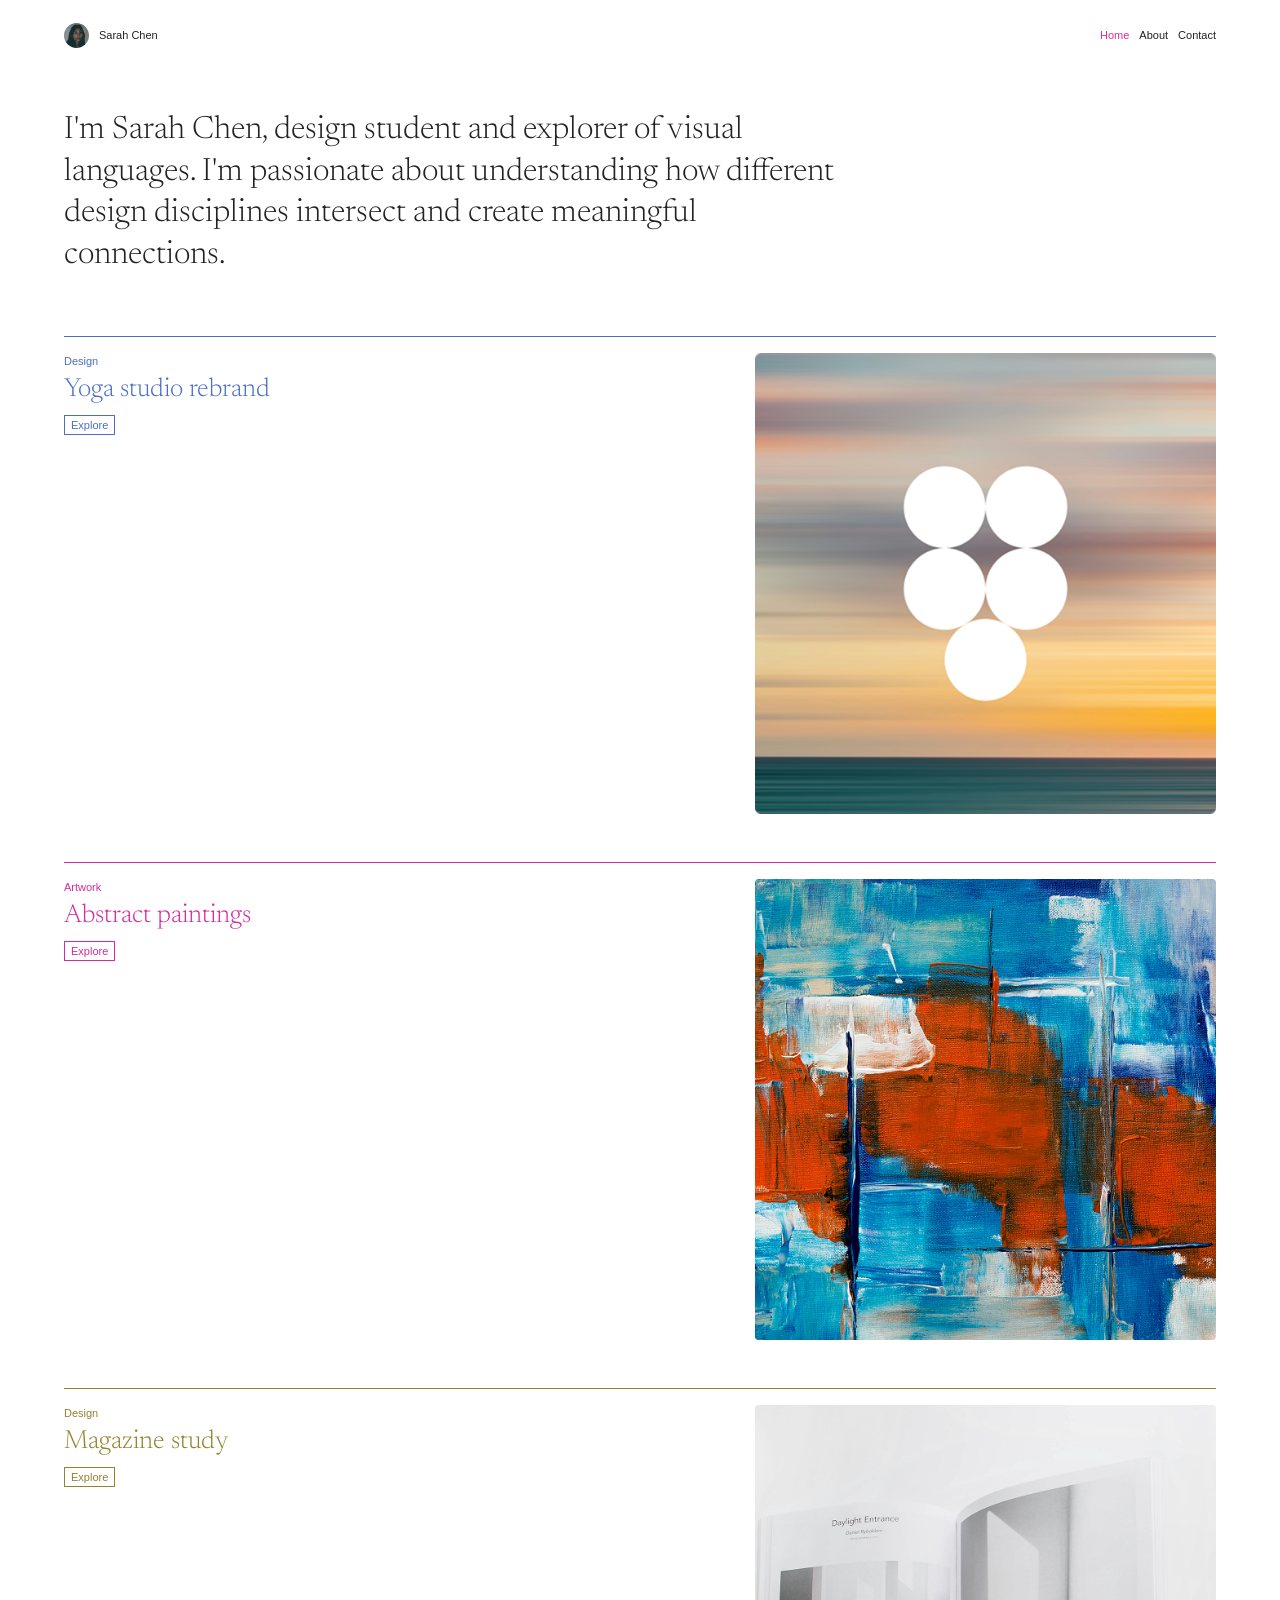
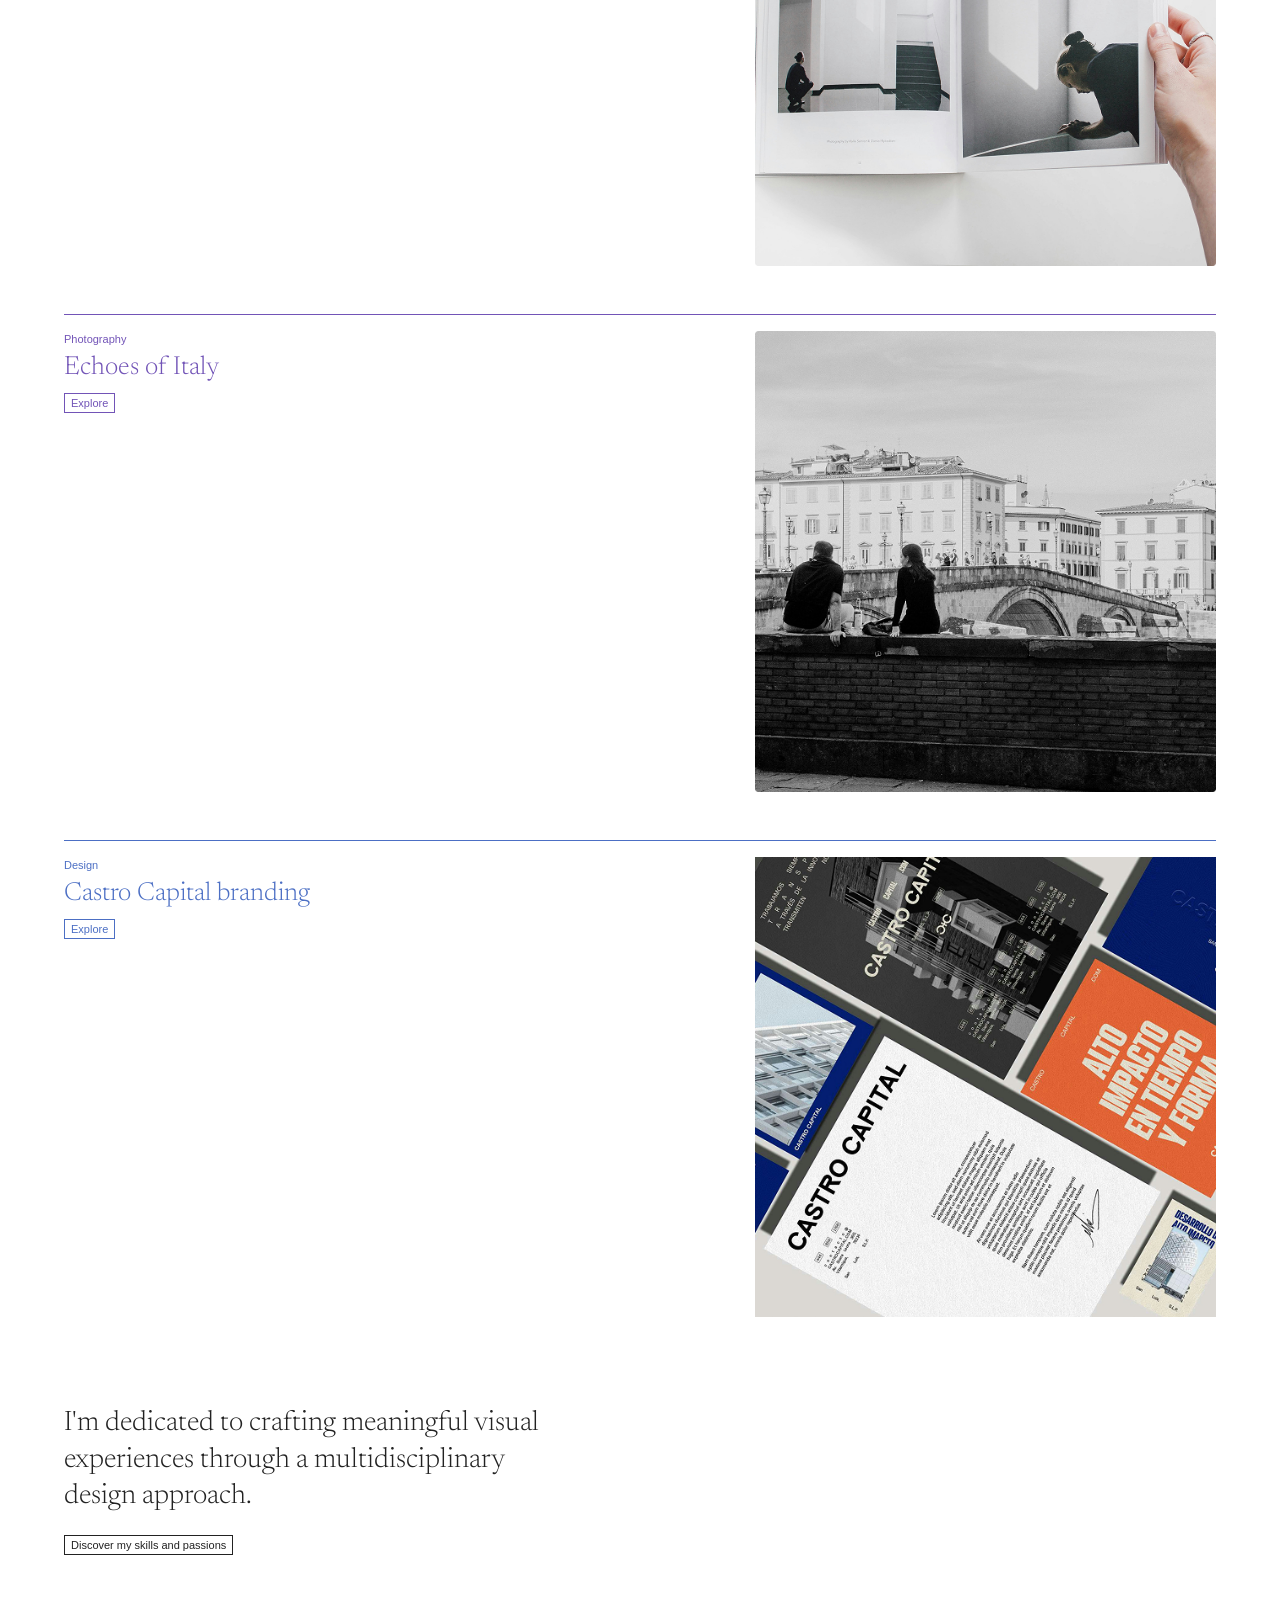
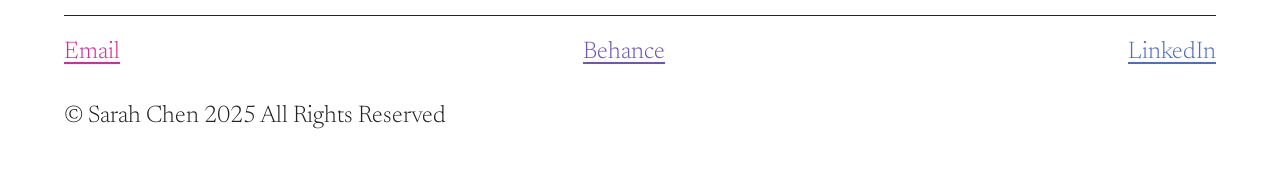
<file: index.html>
<!DOCTYPE html>
<html lang="es">
<head>
  <meta charset="UTF-8">
  <meta name="viewport" content="width=device-width, initial-scale=1.0">
  <meta name="description" content="Página de ejemplo para aprender HTML">
  <meta name="author" content="Web Minimalista">
  <title>Sarah Chen - Portfolio</title>
  <link rel="preconnect" href="https://fonts.googleapis.com">
  <link rel="preconnect" href="https://fonts.gstatic.com" crossorigin>
  <link href="https://fonts.googleapis.com/css2?family=Newsreader:opsz,wght@6..72,300;6..72,400&display=swap" rel="stylesheet">
  <link rel="stylesheet" href="styles.css">
</head>
<body>

  <header class="header container">
  <div class="header__brand">
    <img src="assets/avatar.png" alt="Sarah Chen" class="header__avatar">
    <span class="header__logo">Sarah Chen</span>
  </div>
  <nav class="nav">
    <a href="index.html" class="nav__link nav__link--active">Home</a>
    <a href="about.html" class="nav__link">About</a>
    <a href="mailto:email@ejemplo.com" class="nav__link">Contact</a>
  </nav>

  </header>

  <!-- MAIN -->
  <main class="container">

    <h1 class="intro">
      I'm Sarah Chen, design student and explorer of visual languages. I'm passionate about understanding how different design disciplines intersect and create meaningful connections.
    </h1>

    <section class="projects">

      <!--1 -->
      <article class="project-card">
        <div class="project-card__info">
          <span class="project-card__tag">Design</span>
          <h2 class="project-card__title">Yoga studio rebrand</h2>
          <a href="project.html" class="project-card__button">Explore</a>
        </div>
        <img src="assets/Image.png" alt="Yoga studio rebrand" class="project-card__image">
      </article>

      <!--2 -->
      <article class="project-card">
        <div class="project-card__info">
          <span class="project-card__tag">Artwork</span>
          <h2 class="project-card__title">Abstract paintings</h2>
          <a href="project.html" class="project-card__button">Explore</a>
        </div>
        <img src="assets/Image (1).png" alt="Abstract painting" class="project-card__image">
      </article>

      <!--3 -->
      <article class="project-card">
        <div class="project-card__info">
          <span class="project-card__tag">Design</span>
          <h2 class="project-card__title">Magazine study</h2>
          <a href="project.html" class="project-card__button">Explore</a>
        </div>
        <img src="assets/3.png" alt="Magazine study" class="project-card__image">
      </article>

      <!-- 4 -->
      <article class="project-card">
        <div class="project-card__info">
          <span class="project-card__tag">Photography</span>
          <h2 class="project-card__title">Echoes of Italy</h2>
          <a href="project.html" class="project-card__button">Explore</a>
        </div>
        <img src="assets/Puente.png" alt="Echoes of Italy" class="project-card__image">
      </article>

      <!-- 5 -->
      <article class="project-card">
        <div class="project-card__info">
          <span class="project-card__tag">Design</span>
          <h2 class="project-card__title">Castro Capital branding</h2>
          <a href="project.html" class="project-card__button">Explore</a>
        </div>
        <img src="assets/Rectangle 1.png" alt="Castro Capital branding" class="project-card__image">
      </article>

    </section>

     
    <div class="outro">
      <p class="outro__text">I'm dedicated to crafting meaningful visual experiences through a multidisciplinary design approach.</p>
      <a href="about.html" class="outro__button">Discover my skills and passions</a>
    </div>

  </main>

  <footer class="footer container">
    <hr class="footer__divider">
    <div class="footer__links">
      <a href="mailto:email@ejemplo.com" class="footer__link">Email</a>
      <a href="https://behance.net" target="_blank" rel="noopener" class="footer__link">Behance</a>
      <a href="https://linkedin.com" target="_blank" rel="noopener" class="footer__link">LinkedIn</a>
    </div>
    <p class="footer__copyright">© Sarah Chen 2025 All Rights Reserved</p>
  </footer>

</body>
</html>
</file>
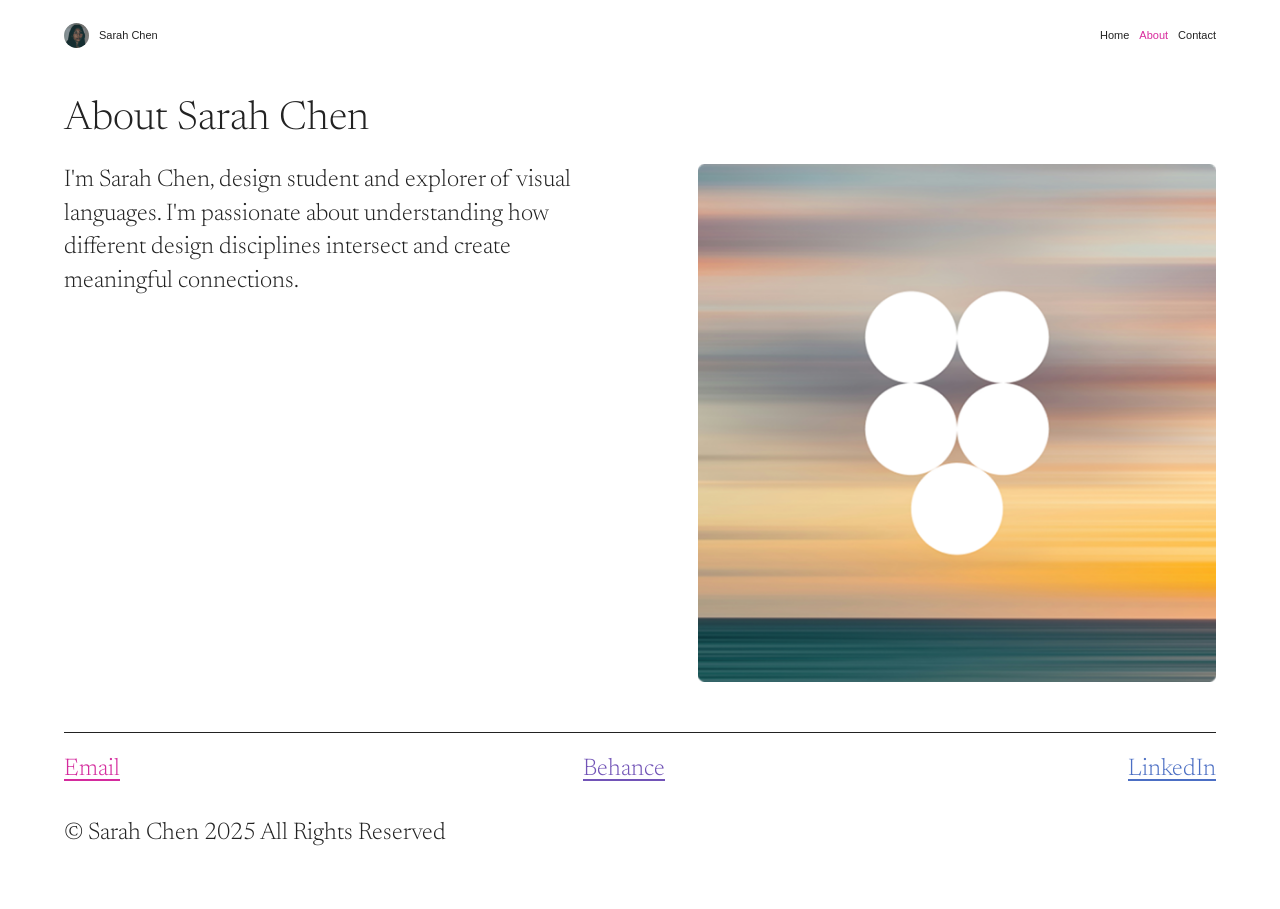
<file: about.html>
<!DOCTYPE html>
<html lang="es">
<head>
  <meta charset="UTF-8">
  <meta name="viewport" content="width=device-width, initial-scale=1.0">
  <meta name="description" content="Sobre Sarah Chen">
  <title>Sarah Chen - About</title>
  <link rel="preconnect" href="https://fonts.googleapis.com">
  <link rel="preconnect" href="https://fonts.gstatic.com" crossorigin>
  <link href="https://fonts.googleapis.com/css2?family=Newsreader:opsz,wght@6..72,300;6..72,400&display=swap" rel="stylesheet">
  <link rel="stylesheet" href="styles.css">
</head>
<body>

  <header class="header container">
    <div class="header__brand">
      <img src="assets/avatar.png" alt="Sarah Chen" class="header__avatar">
      <span class="header__logo">Sarah Chen</span>
    </div>
    <nav class="nav">
      <a href="index.html" class="nav__link">Home</a>
      <a href="about.html" class="nav__link nav__link--active">About</a>
      <a href="mailto:email@ejemplo.com" class="nav__link">Contact</a>
    </nav>
  </header>

  <main class="container">
    <section class="about">
      <h1 class="about__title">About Sarah Chen</h1>
      <h2 class="about__subtitle">
        I'm Sarah Chen, design student and explorer of visual languages. I'm passionate about understanding how different design disciplines intersect and create meaningful connections.
      </h2>
      <div class="about__image-wrapper">
        <img src="assets/Image.png" alt="Yoga studio rebrand" class="about__image">
      </div>
    </section>
  </main>

  <footer class="footer container">
    <hr class="footer__divider">
    <div class="footer__links">
      <a href="mailto:email@ejemplo.com" class="footer__link">Email</a>
      <a href="https://behance.net" target="_blank" rel="noopener" class="footer__link">Behance</a>
      <a href="https://linkedin.com" target="_blank" rel="noopener" class="footer__link">LinkedIn</a>
    </div>
    <p class="footer__copyright">© Sarah Chen 2025 All Rights Reserved</p>
  </footer>

</body>
</html>
</file>
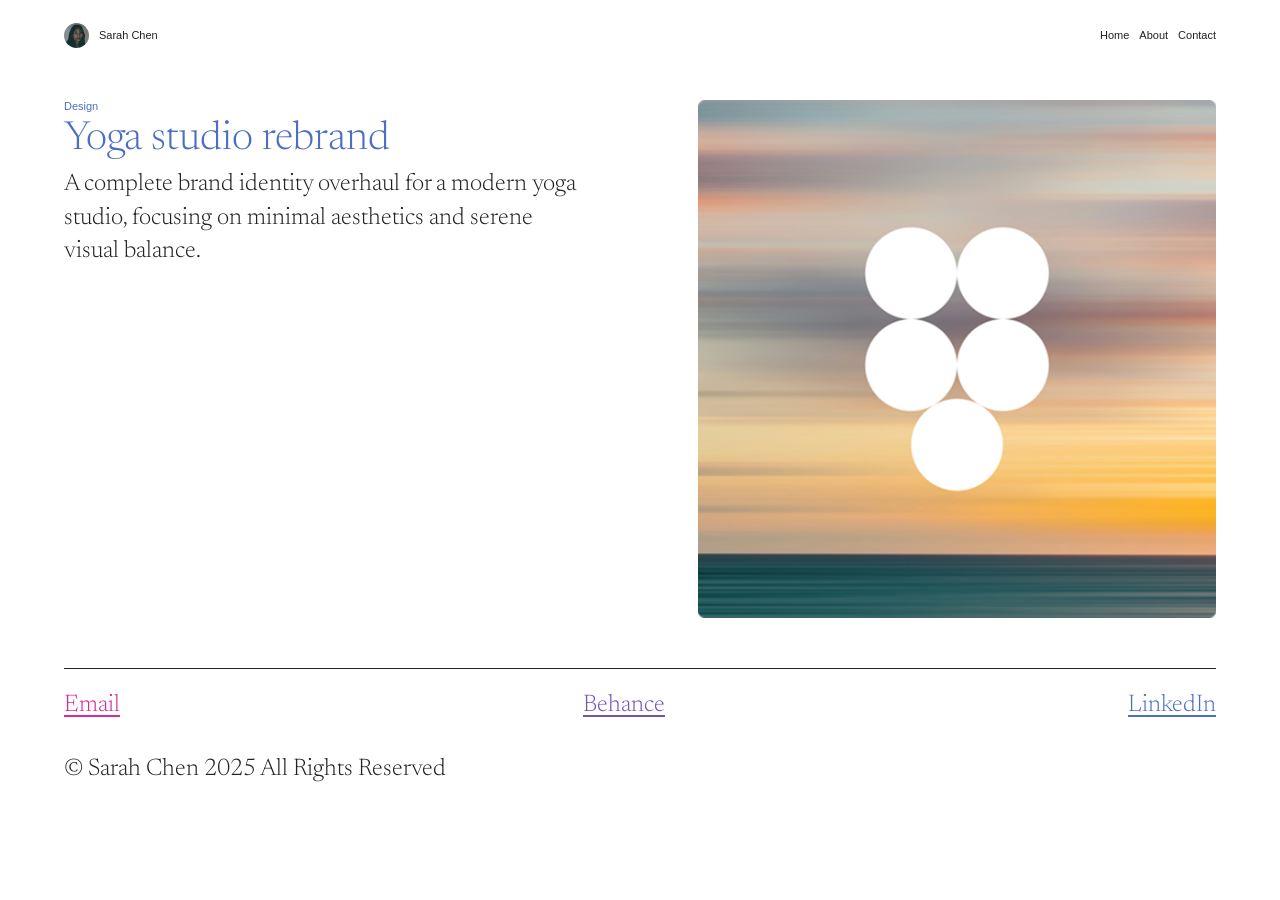
<file: project.html>
<!DOCTYPE html>
<html lang="es">
<head>
  <meta charset="UTF-8">
  <meta name="viewport" content="width=device-width, initial-scale=1.0">
  <meta name="description" content="Detalle del proyecto">
  <title>Sarah Chen - Project Detail</title>
  <link rel="preconnect" href="https://fonts.googleapis.com">
  <link rel="preconnect" href="https://fonts.gstatic.com" crossorigin>
  <link href="https://fonts.googleapis.com/css2?family=Newsreader:opsz,wght@6..72,300;6..72,400&display=swap" rel="stylesheet">
  <link rel="stylesheet" href="styles.css">
</head>
<body>

  <header class="header container">
    <div class="header__brand">
      <img src="assets/avatar.png" alt="Sarah Chen" class="header__avatar">
      <span class="header__logo">Sarah Chen</span>
    </div>
    <nav class="nav">
      <a href="index.html" class="nav__link">Home</a>
      <a href="about.html" class="nav__link">About</a>
      <a href="mailto:email@ejemplo.com" class="nav__link">Contact</a>
    </nav>
  </header>

  <main class="container">
    <article class="project-detail">
      <header class="project-detail__header">
        <span class="project-detail__tag">Design</span>
        <h1 class="project-detail__title">Yoga studio rebrand</h1>
        <p class="project-detail__description">
          A complete brand identity overhaul for a modern yoga studio, focusing on minimal aesthetics and serene visual balance.
        </p>
      </header>
      
      <div class="project-detail__gallery">
        <img src="assets/Image.png" alt="Yoga studio design showcase" class="project-detail__image">
      </div>
    </article>
  </main>

  <footer class="footer container">
    <hr class="footer__divider">
    <div class="footer__links">
      <a href="mailto:email@ejemplo.com" class="footer__link">Email</a>
      <a href="https://behance.net" target="_blank" rel="noopener" class="footer__link">Behance</a>
      <a href="https://linkedin.com" target="_blank" rel="noopener" class="footer__link">LinkedIn</a>
    </div>
    <p class="footer__copyright">© Sarah Chen 2025 All Rights Reserved</p>
  </footer>

</body>
</html>
</file>
<file: styles.css>
/* ============ BASE (MOBILE FIRST) ============ */
* { box-sizing: border-box; }

body {
  margin: 0;
  font-family: "Newsreader", Georgia, serif;
  font-weight: 300;
  color: #222;
}

img { display: block; max-width: 100%; }

.container {
  width: 90%;
  max-width: 1200px;
  margin: auto;
}

/* Textos pequeños en sans-serif */
.header__logo, .nav__link, .project-card__tag, .project-card__button,
.outro__button, .project-detail__tag {
  font-family: Arial, sans-serif;
  font-size: 11px;
  font-weight: normal;
  text-decoration: none;
  color: inherit;
}

/* ============ HEADER ============ */
.header {
  height: 60px;
  display: flex;
  justify-content: space-between;
  align-items: center;
}

.header__brand, .nav {
  display: flex;
  align-items: center;
  gap: 10px;
}

.header__avatar {
  width: 20px;
  height: 20px;
  border-radius: 50%;
  object-fit: cover;
}

.nav__link--active { color: #d82b9d; }

/* ============ HOME ============ */
.intro {
  margin: 30px 0;
  font-size: 22px;
  font-weight: 300;
  line-height: 1.3;
}

.project-card {
  display: flex;
  flex-direction: column;
  gap: 15px;
  padding: 16px 0 48px;
  border-top: 1px solid currentColor; /* la línea toma el color del proyecto */
}

.project-card:nth-child(1), .project-card:nth-child(5) { color: #4c6fc4; }
.project-card:nth-child(2) { color: #d42b9d; }
.project-card:nth-child(3) { color: #92832d; }
.project-card:nth-child(4) { color: #7254b7; }

.project-card__title {
  font-size: 22px;
  font-weight: 300;
  margin: 8px 0 12px;
}

.project-card__button, .outro__button {
  border: 1px solid;
  padding: 3px 6px;
  display: inline-block;
}

.project-card__image {
  width: 100%;
  aspect-ratio: 1 / 1;
  object-fit: cover;
}

.outro { padding: 40px 0; }

.outro__text {
  max-width: 420px;
  font-size: 22px;
  line-height: 1.3;
  margin: 0 0 20px;
}

/* ============ ABOUT ============ */
.about {
  display: flex;
  flex-direction: column;
  gap: 24px;
  padding: 30px 0;
}

.about__title {
  font-size: 32px;
  font-weight: 300;
  margin: 0;
}

.about__subtitle {
  font-size: 20px;
  font-weight: 300;
  line-height: 1.4;
  margin: 0;
}

.about__image {
  width: 100%;
  aspect-ratio: 1 / 1;
  object-fit: cover;
}

/* ============ PROJECT ============ */
.project-detail {
  display: flex;
  flex-direction: column;
  gap: 24px;
  padding: 30px 0;
}

.project-detail__header {
  display: flex;
  flex-direction: column;
  gap: 8px;
}

.project-detail__tag, .project-detail__title { color: #4c6fc4; }

.project-detail__title {
  font-size: 32px;
  font-weight: 300;
  margin: 0;
}

.project-detail__description {
  font-size: 20px;
  line-height: 1.4;
  margin: 0;
}

.project-detail__image {
  width: 100%;
  aspect-ratio: 1 / 1;
  object-fit: cover;
}

/* ============ FOOTER ============ */
.footer { margin-top: 20px; padding-bottom: 40px; }
.footer__divider { border: 0; border-top: 1px solid #222; margin: 0 0 24px; }

.footer__links {
  display: flex;
  justify-content: space-between;
}

.footer__link {
  font-size: 20px;
  text-decoration: underline;
  text-underline-offset: 4px;
}

.footer__link:nth-child(1) { color: #d42b9d; }
.footer__link:nth-child(2) { color: #7254b7; }
.footer__link:nth-child(3) { color: #4c6fc4; }

.footer__copyright {
  font-size: 20px;
  margin-top: 40px;
}

/* ============ TABLET ============ */
@media (min-width: 600px) {
  /* Texto a la izquierda, imagen cuadrada a la derecha */
  .project-card {
    flex-direction: row;
    justify-content: space-between;
    align-items: flex-start;
  }

  .project-card__info { width: 45%; }
  .project-card__image { width: 45%; }

  .about, .project-detail {
    flex-direction: row;
    flex-wrap: wrap;
    justify-content: space-between;
  }

  .about__title { width: 100%; }
  .about__subtitle, .project-detail__header { width: 45%; }
  .about__image-wrapper, .project-detail__gallery { width: 45%; }
}

/* ============ DESKTOP ============ */
@media (min-width: 800px) {
  .header { height: 70px; }
  .header__avatar { width: 25px; height: 25px; }
  .intro { max-width: 720px; font-size: 28px; margin: 40px 0 60px; }
  .project-card__title { font-size: 26px; }
  .outro__text { max-width: 480px; font-size: 28px; }
  .about__title, .project-detail__title { font-size: 40px; }
  .about__subtitle, .project-detail__description { font-size: 24px; }
  .footer__link, .footer__copyright { font-size: 24px; }
}

@media (min-width: 1280px) {
  .intro { max-width: 800px; font-size: 32px; }
  .project-card__image { width: 40%; }
}
</file>
